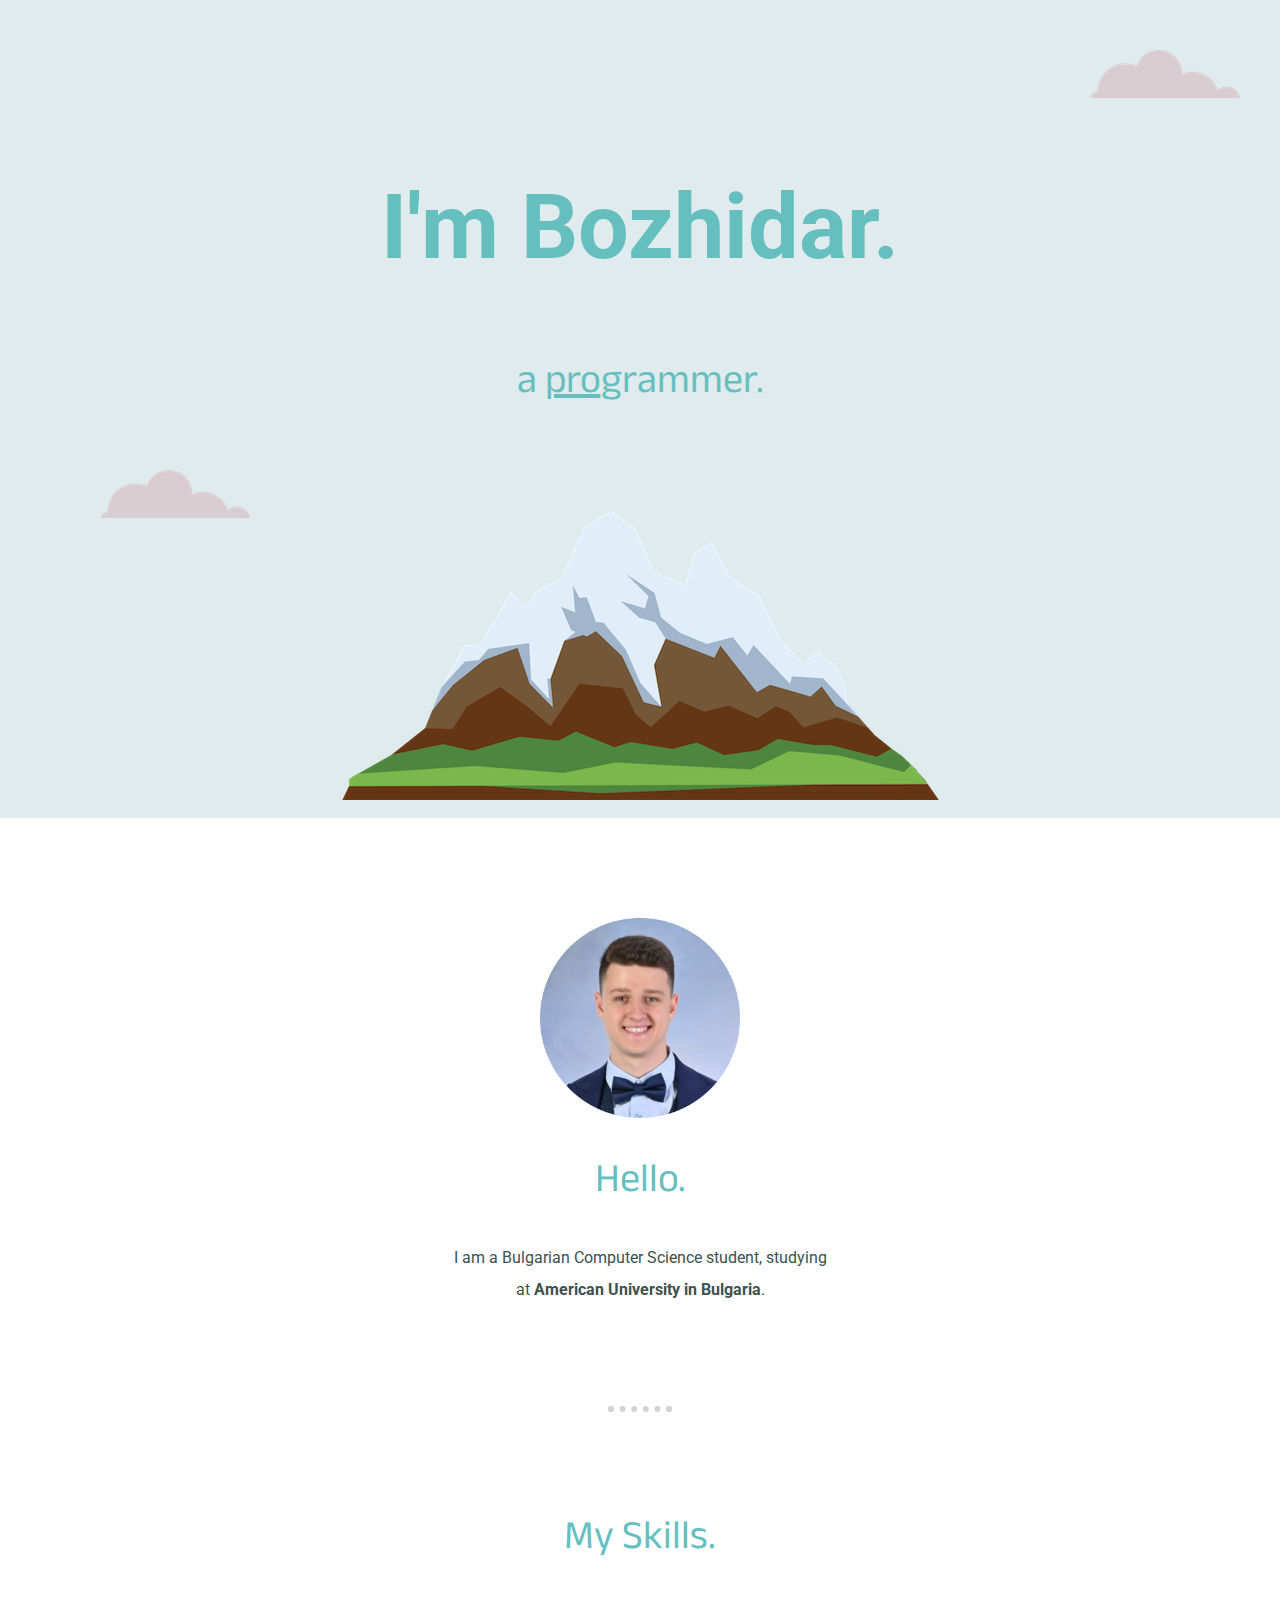
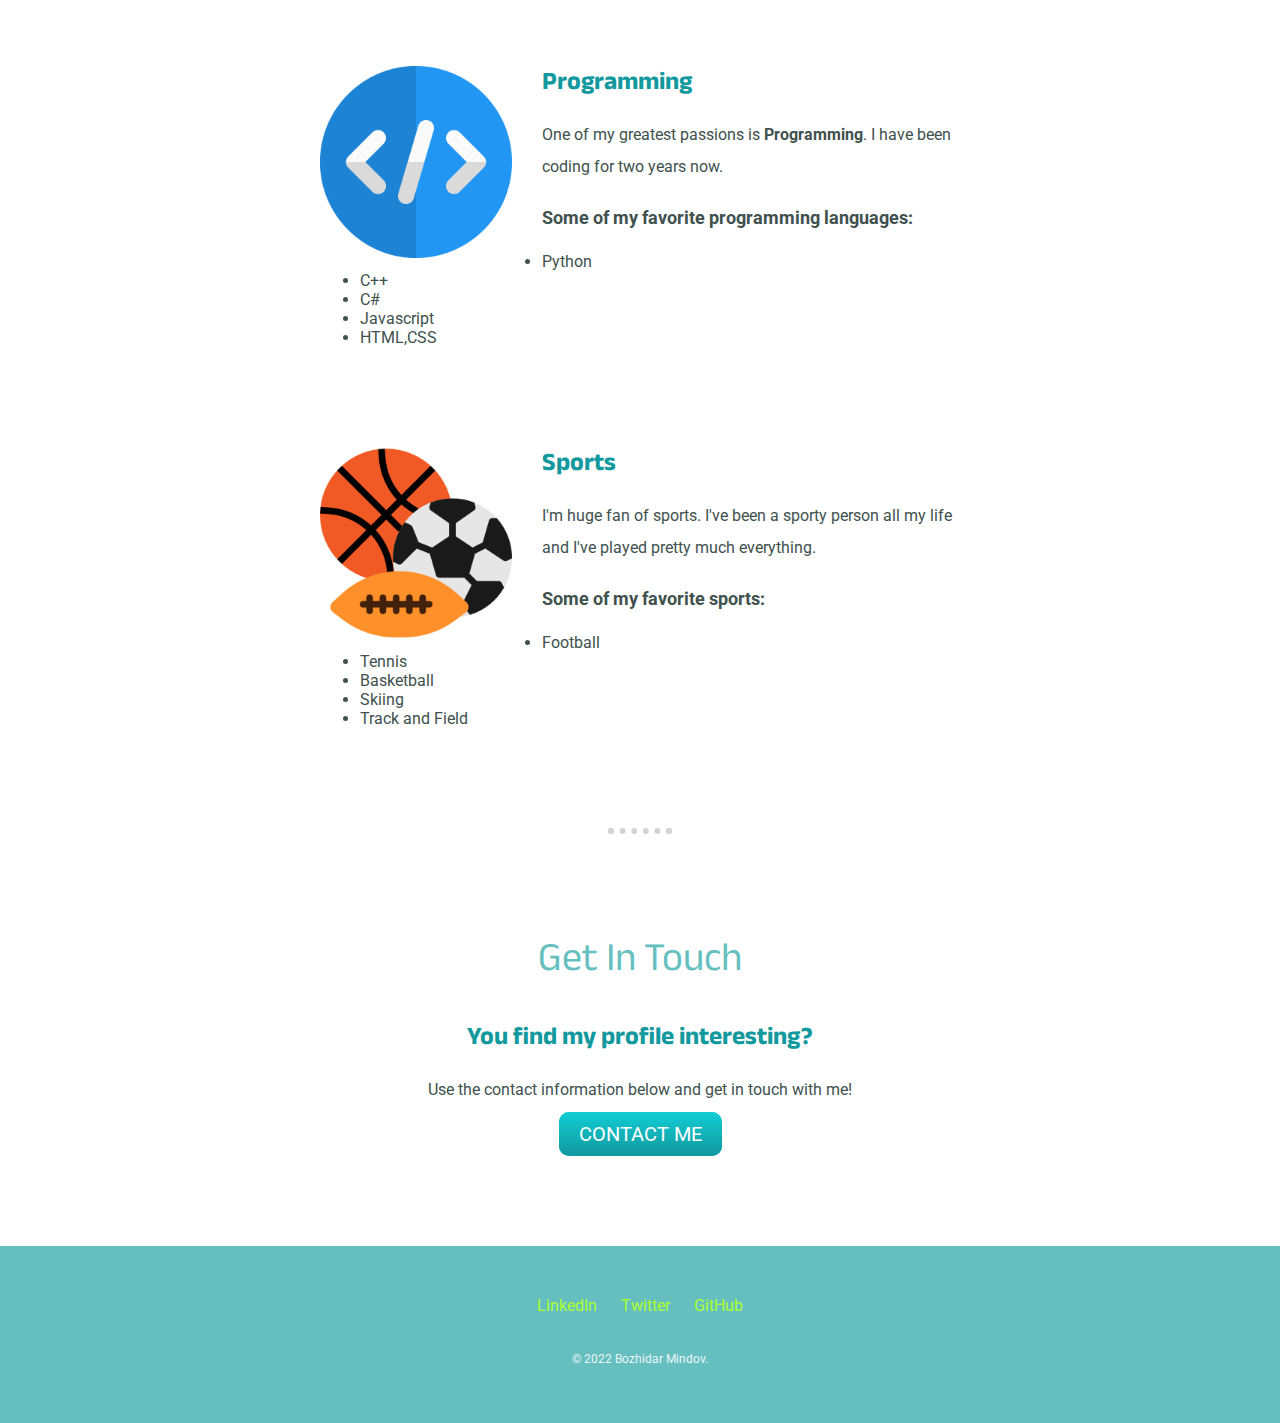
<file: index.html>
<!DOCTYPE html>
<html lang="en">
<head>
    <meta charset="UTF-8">
    <meta http-equiv="X-UA-Compatible" content="IE=edge">
    <meta name="viewport" content="width=device-width, initial-scale=1.0">
    <title>Bozhidar Mindov</title>
    <link rel="stylesheet" href="css/styles.css"></link>
    <link rel="icon" href="favicon.ico?v=2"></link>
    <link rel="preconnect" href="https://fonts.googleapis.com">
    <link rel="preconnect" href="https://fonts.gstatic.com" crossorigin>
    <link rel="preconnect" href="https://fonts.googleapis.com">
    <link rel="preconnect" href="https://fonts.gstatic.com" crossorigin>
    <link rel="preconnect" href="https://fonts.googleapis.com">
    <link rel="preconnect" href="https://fonts.gstatic.com" crossorigin>
    <link href="https://fonts.googleapis.com/css2?family=Anek+Latin&family=Roboto&display=swap" rel="stylesheet">
</head>    
<body>
    <div class="top-container">
        <img class = "top-cloud" src="images/cloud.png" alt = "cloud-img">
        <h1>I'm Bozhidar.</h1>
        <h2>a <span class="pro">pro</span>grammer.<h2>
        <img class = "bottom-cloud" src="images/cloud.png" alt="cloud-img">
        <img src="images/mountain.png" alt="mountain-img">
    </div>
    <div class="middle-container">
        <div class="profile">
            <img class="profile-img" src="images/img.png" alt="profile-image">
            <h2>Hello.</h2>
            <p class="intro">I am a Bulgarian Computer Science student, studying at <strong>American University in Bulgaria</strong>.</p>
        </div>
        <hr>
        <div class="skills">
            <h2>My Skills.</h2>
            <div class="skill-row">
                <img class="skill-img" src="images/skills.png" alt="skills">
                <h3>Programming</h3>
                <p class="programming-description">One of my greatest passions is <strong>Programming</strong>. I have been coding for two years now.</strong></p>
                <h4>Some of my favorite programming languages:</h4>
                <ul>
                    <li>Python</li>
                    <!-- <img src="images/python.png" alt="skills" class="ul-image"> -->
                    <li>C++</li>
                    <li>C#</li>
                    <li>Javascript</li>
                    <li>HTML,CSS</li>
                    
                </ul>
            </div>
            <div class="skill-row">
                <img class="sports-image" src="images/sports.png" alt="skills">
                <h3>Sports</h3>
                <p class="sports-description">I'm huge fan of sports. I've been a sporty person all my life and I've played pretty much everything.</p>
                <h4>Some of my favorite sports:</h4>
                <ul>
                    <li>Football</li>
                    <!-- <img src="images/python.png" alt="skills" class="ul-image"> -->
                    <li>Tennis</li>
                    <li>Basketball</li>
                    <li>Skiing</li>
                    <li>Track and Field</li>
                
                </ul>
            </div>
        </div>
        <hr>
        <div class="contact-me">
            <h2>Get In Touch</h2>
            <h3>You find my profile interesting?</h3>
            <p>Use the contact information below and get in touch with me!</p>
            <a class="btn" href="mailto:bmindov.test@gmail.com">CONTACT ME</a>
        </div>
    </div>
    
    
    <div class="bottom-container">
        <a class="footer-link" href="www.linkedin.com/in/bozhidar-mindov-7a3b49207">LinkedIn</a>
        <a class="footer-link" href="https://twitter.com/BozhidarMindov">Twitter</a>
        <a class="footer-link" href="https://github.com/BozhidarMindov">GitHub</a>
        <p class="copyright">© 2022 Bozhidar Mindov.</p>
    </div>

    

</body>
</html>
</file>
<file: css/styles.css>
body{
    margin: 0;
    text-align: center;
    color: #40514e;
    font-family: 'Roboto','Trebuchet MS', 'Lucida Sans Unicode', 'Lucida Grande', 'Lucida Sans', Arial, sans-serif;
}
h1{
    font-size: 5.625rem;
    margin-top: 50px auto 0 auto;
    font-family: 'Roboto', 'Trebuchet MS', 'Lucida Sans Unicode', 'Lucida Grande', 'Lucida Sans', Arial, sans-serif;
    color:#66BFBF;
    line-height: 1.5;
}


h2{
    font-family: "Anek Latin", sans-serif;
    font-size: 2.5rem;
    padding-bottom: 10px;
    color: #66BFBF;
    font-weight: normal;
}
h3{
    font-family: "Anek Latin", sans-serif;
    font-size: 25px;
    color: #11999E;
}

h4{
    font-size: 18px;
}

p {
    line-height: 2;
}
hr{
    border: dotted lightgrey 6px;
    border-bottom: none;
    width: 4%;
    margin:100px auto 100px auto;
}

a{
    color: greenyellow;
    font-family: "Roboto", sans-serif;
    margin: 20px 10px 20px 10px;
    text-decoration: none;
}

a:hover{
    color: #EAF6F6;
}

.top-container{
    background-color: #DFEBED ;
    position: relative;
    padding-top: 100px;
}

.bottom-cloud {
    position: absolute;
    left: 100px;
    bottom:300px;
}

.top-cloud {
    position: absolute;
    right: 40px;
    top: 50px;
}

.middle-container
{
    margin:100px 0 100px 0;
}

.bottom-container {
    background-color: #66BFBF;
    padding: 50px 0 20px;
}
.pro {
    text-decoration: underline;
}
.intro{
    width: 30%;
    margin:auto;

}
.profile-img
{
    width: 200px;
    height: 200px;
}

.skill-img, .sports-image{
    float: left;
    width:30%;
    margin-right: 30px;
}

.skill-row{
    margin:100px auto 100px auto;
    width: 50%;
    text-align: left;
}

.skills{
    margin: 40px auto 60px;
}
.contact-me{
    width: 40%;
    margin:40px auto 60px;
}
.btn {
    background: #11CDD4;
    background-image: -webkit-linear-gradient(top, #11CDD4, #11999E);
    background-image: -moz-linear-gradient(top, #11CDD4, #11999E);
    background-image: -ms-linear-gradient(top, #11CDD4, #11999E);
    background-image: -o-linear-gradient(top, #11CDD4, #11999E);
    background-image: linear-gradient(to bottom, #11CDD4, #11999E);
    -webkit-border-radius: 10;
    -moz-border-radius: 10;
    border-radius: 10px;
    font-family: "Roboto", sans-serif;
    color: #ffffff;
    font-size: 20px;
    padding: 10px 20px 10px 20px;
    text-decoration: none;
}

.btn:hover {
    background: #30E3CB;
    background-image: -webkit-linear-gradient(top, #30E3CB, #2BC4AD);
    background-image: -moz-linear-gradient(top, #30E3CB, #2BC4AD);
    background-image: -ms-linear-gradient(top, #30E3CB, #2BC4AD);
    background-image: -o-linear-gradient(top, #30E3CB, #2BC4AD);
    background-image: linear-gradient(to bottom, #30E3CB, #2BC4AD);
    text-decoration: none;
}

.copyright{
    color: #eaf6f6;
    font-size: 0.75rem;
    padding: 20px 0 20px 0;
}
</file>
